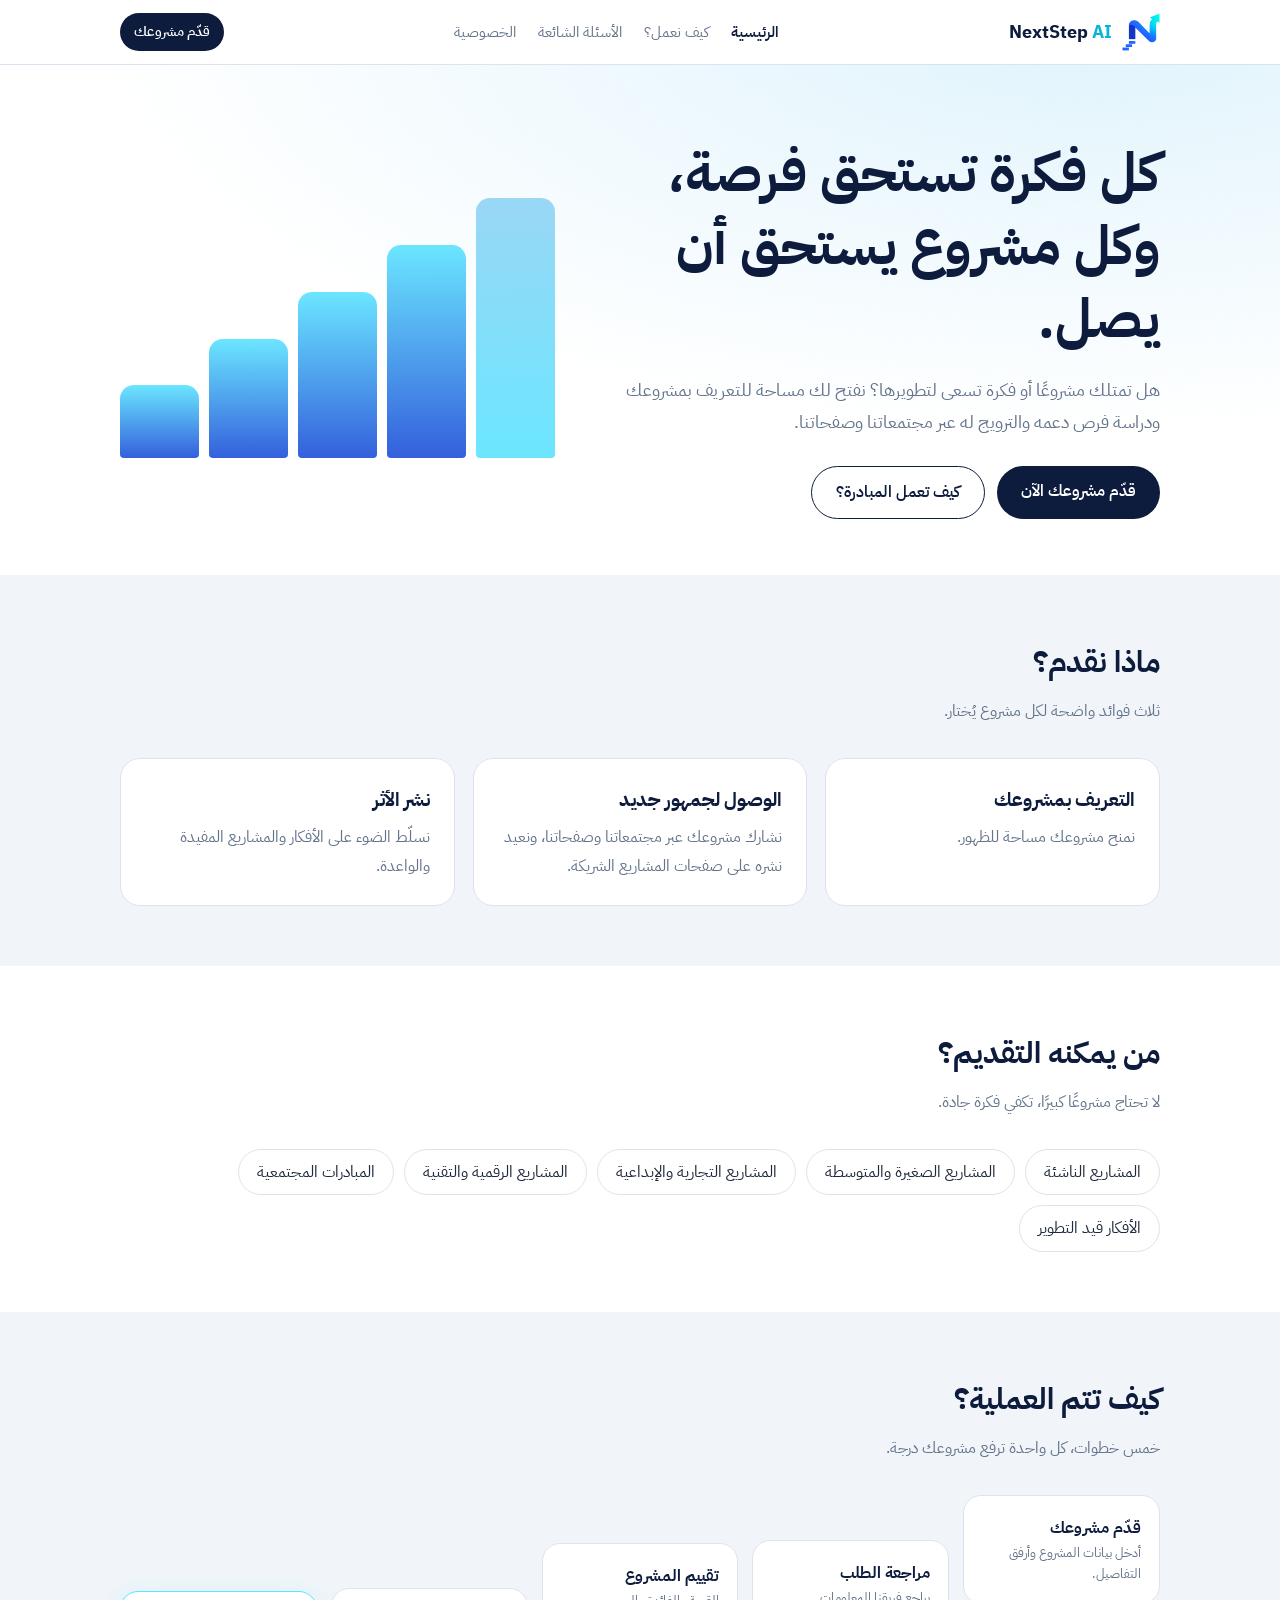
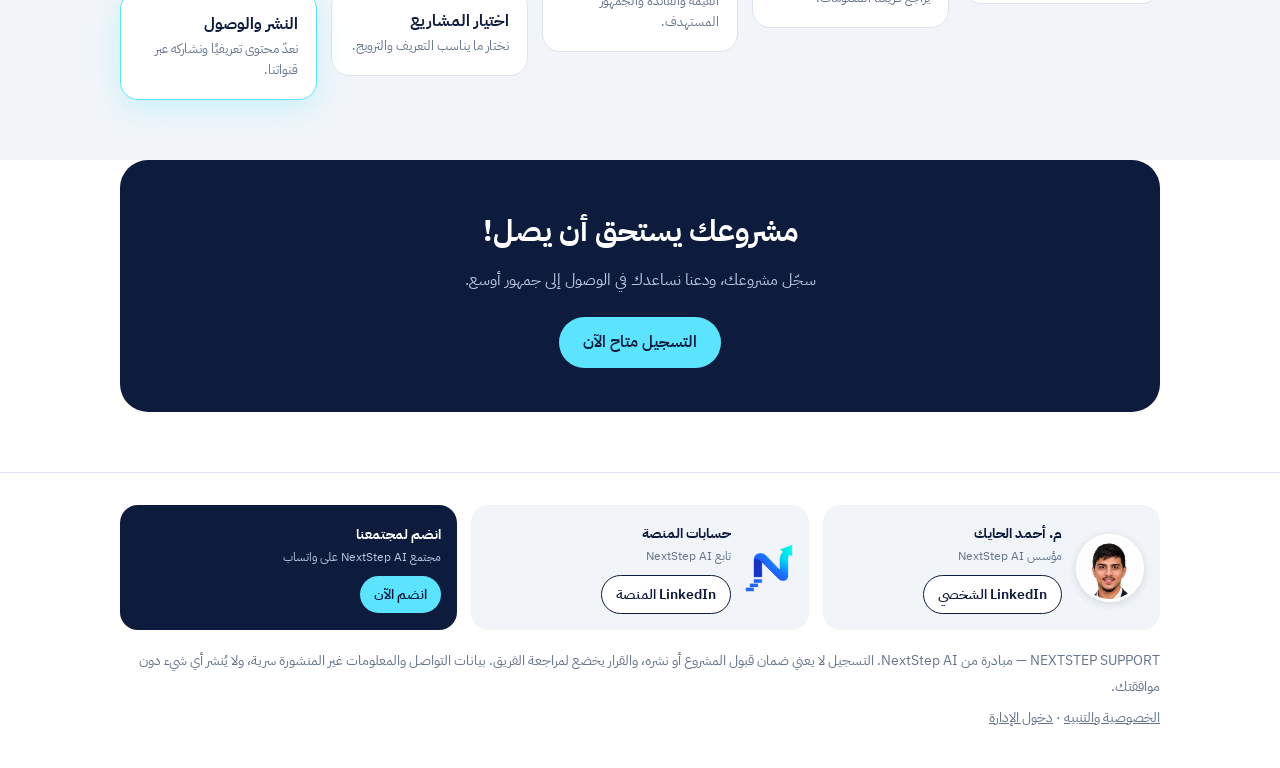
<file: index.html>
<!DOCTYPE html>
<html lang="ar" dir="rtl">
<head>
<meta charset="utf-8">
<meta name="viewport" content="width=device-width, initial-scale=1">
<title>مشروعك يستحق أن يصل — NEXTSTEP SUPPORT</title>
<meta name="description" content="مبادرة من NextStep AI لاستقبال المشاريع والأفكار ودراسة فرص دعمها والترويج لها عبر مجتمعاتنا.">
<meta name="theme-color" content="#0D1B3D">
<meta property="og:title" content="مشروعك يستحق أن يصل — NEXTSTEP SUPPORT"><meta property="og:description" content="مبادرة من NextStep AI لاستقبال المشاريع والأفكار ودراسة فرص دعمها والترويج لها عبر مجتمعاتنا."><meta property="og:image" content="assets/logo.png"><meta property="og:locale" content="ar_AR">
<link rel="icon" href="assets/logo.png">
<link rel="preconnect" href="https://fonts.googleapis.com">
<link href="https://fonts.googleapis.com/css2?family=IBM+Plex+Sans+Arabic:wght@400;500;600;700&display=swap" rel="stylesheet">
<link rel="stylesheet" href="css/style.css">
</head>
<body>
<header><div class="wrap nav"><a class="brand" href="index.html"><img src="assets/logo.png" alt="NextStep AI"><span>NextStep <b>AI</b></span></a><nav class="links"><a href="index.html" class="on">الرئيسية</a><a href="how.html">كيف نعمل؟</a><a href="faq.html">الأسئلة الشائعة</a><a href="privacy.html">الخصوصية</a></nav><a class="btn sm" href="apply.html">قدّم مشروعك</a></div></header>
<main><section class="hero"><div class="wrap"><div><h1>كل فكرة تستحق فرصة، وكل مشروع يستحق أن يصل.</h1>
<p>هل تمتلك مشروعًا أو فكرة تسعى لتطويرها؟ نفتح لك مساحة للتعريف بمشروعك ودراسة فرص دعمه والترويج له عبر مجتمعاتنا وصفحاتنا.</p>
<div class="cta"><a class="btn" href="apply.html">قدّم مشروعك الآن</a><a class="btn alt" href="how.html">كيف تعمل المبادرة؟</a></div></div>
<div class="stairs" aria-hidden="true"><i></i><i></i><i></i><i></i><i></i></div></div></section>
<section class="alt"><div class="wrap"><h2>ماذا نقدم؟</h2><p class="sub">ثلاث فوائد واضحة لكل مشروع يُختار.</p><div class="grid3">
<div class="card"><h3>التعريف بمشروعك</h3><p>نمنح مشروعك مساحة للظهور.</p></div>
<div class="card"><h3>الوصول لجمهور جديد</h3><p>نشارك مشروعك عبر مجتمعاتنا وصفحاتنا، ونعيد نشره على صفحات المشاريع الشريكة.</p></div>
<div class="card"><h3>نشر الأثر</h3><p>نسلّط الضوء على الأفكار والمشاريع المفيدة والواعدة.</p></div></div></div></section>
<section>
    <div class="wrap">
        <h2>من يمكنه التقديم؟</h2>
        <p class="sub">لا تحتاج مشروعًا كبيرًا، تكفي فكرة جادة.</p>

        <div class="chips">
            <span>المشاريع الناشئة</span>
            <span>المشاريع الصغيرة والمتوسطة</span>
            <span>المشاريع التجارية والإبداعية</span>
            <span>المشاريع الرقمية والتقنية</span>
            <span>المبادرات المجتمعية</span>
            <span>الأفكار قيد التطوير</span>
        </div>
    </div>
</section>
<section class="alt" id="how"><div class="wrap"><h2>كيف تتم العملية؟</h2><p class="sub">خمس خطوات، كل واحدة ترفع مشروعك درجة.</p><ol class="steps">
<li><b>قدّم مشروعك</b><small>أدخل بيانات المشروع وأرفق التفاصيل.</small></li>
<li><b>مراجعة الطلب</b><small>يراجع فريقنا المعلومات.</small></li>
<li><b>تقييم المشروع</b><small>القيمة والفائدة والجمهور المستهدف.</small></li>
<li><b>اختيار المشاريع</b><small>نختار ما يناسب التعريف والترويج.</small></li>
<li><b>النشر والوصول</b><small>نعدّ محتوى تعريفيًا ونشاركه عبر قنواتنا.</small></li></ol></div></section>
<section style="padding-top:0"><div class="wrap"><div class="band"><h2>مشروعك يستحق أن يصل!</h2><p>سجّل مشروعك، ودعنا نساعدك في الوصول إلى جمهور أوسع.</p><a class="btn" href="apply.html">التسجيل متاح الآن</a></div></div></section></main>
<footer><div class="wrap"><div class="fgrid">
<div class="fcard"><img class="ph" src="assets/founder.jpg" alt="م. أحمد الحايك"><div><b>م. أحمد الحايك</b><small>مؤسس NextStep AI</small><div class="fl"><a class="btn alt sm" href="https://www.linkedin.com/in/ahmedalhayek" target="_blank" rel="noopener">LinkedIn الشخصي</a></div></div></div>
<div class="fcard"><img class="lg" src="assets/logo.png" alt="NextStep AI"><div><b>حسابات المنصة</b><small>تابع NextStep AI</small><div class="fl"><a class="btn alt sm" href="https://www.linkedin.com/in/nextstep-ai" target="_blank" rel="noopener">LinkedIn المنصة</a></div></div></div>
<div class="fcard wa"><div><b>انضم لمجتمعنا</b><small>مجتمع NextStep AI على واتساب</small><div class="fl"><a class="btn sm" href="https://chat.whatsapp.com/FUKJyg2x6ToGWJq1hQ6iTa" target="_blank" rel="noopener">انضم الآن</a></div></div></div></div>
<p class="fn">NEXTSTEP SUPPORT — مبادرة من NextStep AI. التسجيل لا يعني ضمان قبول المشروع أو نشره، والقرار يخضع لمراجعة الفريق. بيانات التواصل والمعلومات غير المنشورة سرية، ولا يُنشر أي شيء دون موافقتك.</p>
<p class="fn"><a href="privacy.html">الخصوصية والتنبيه</a> · <a href="admin.html">دخول الإدارة</a></p></div></footer>
<div id="toast"></div>

</body>
</html>
</file>
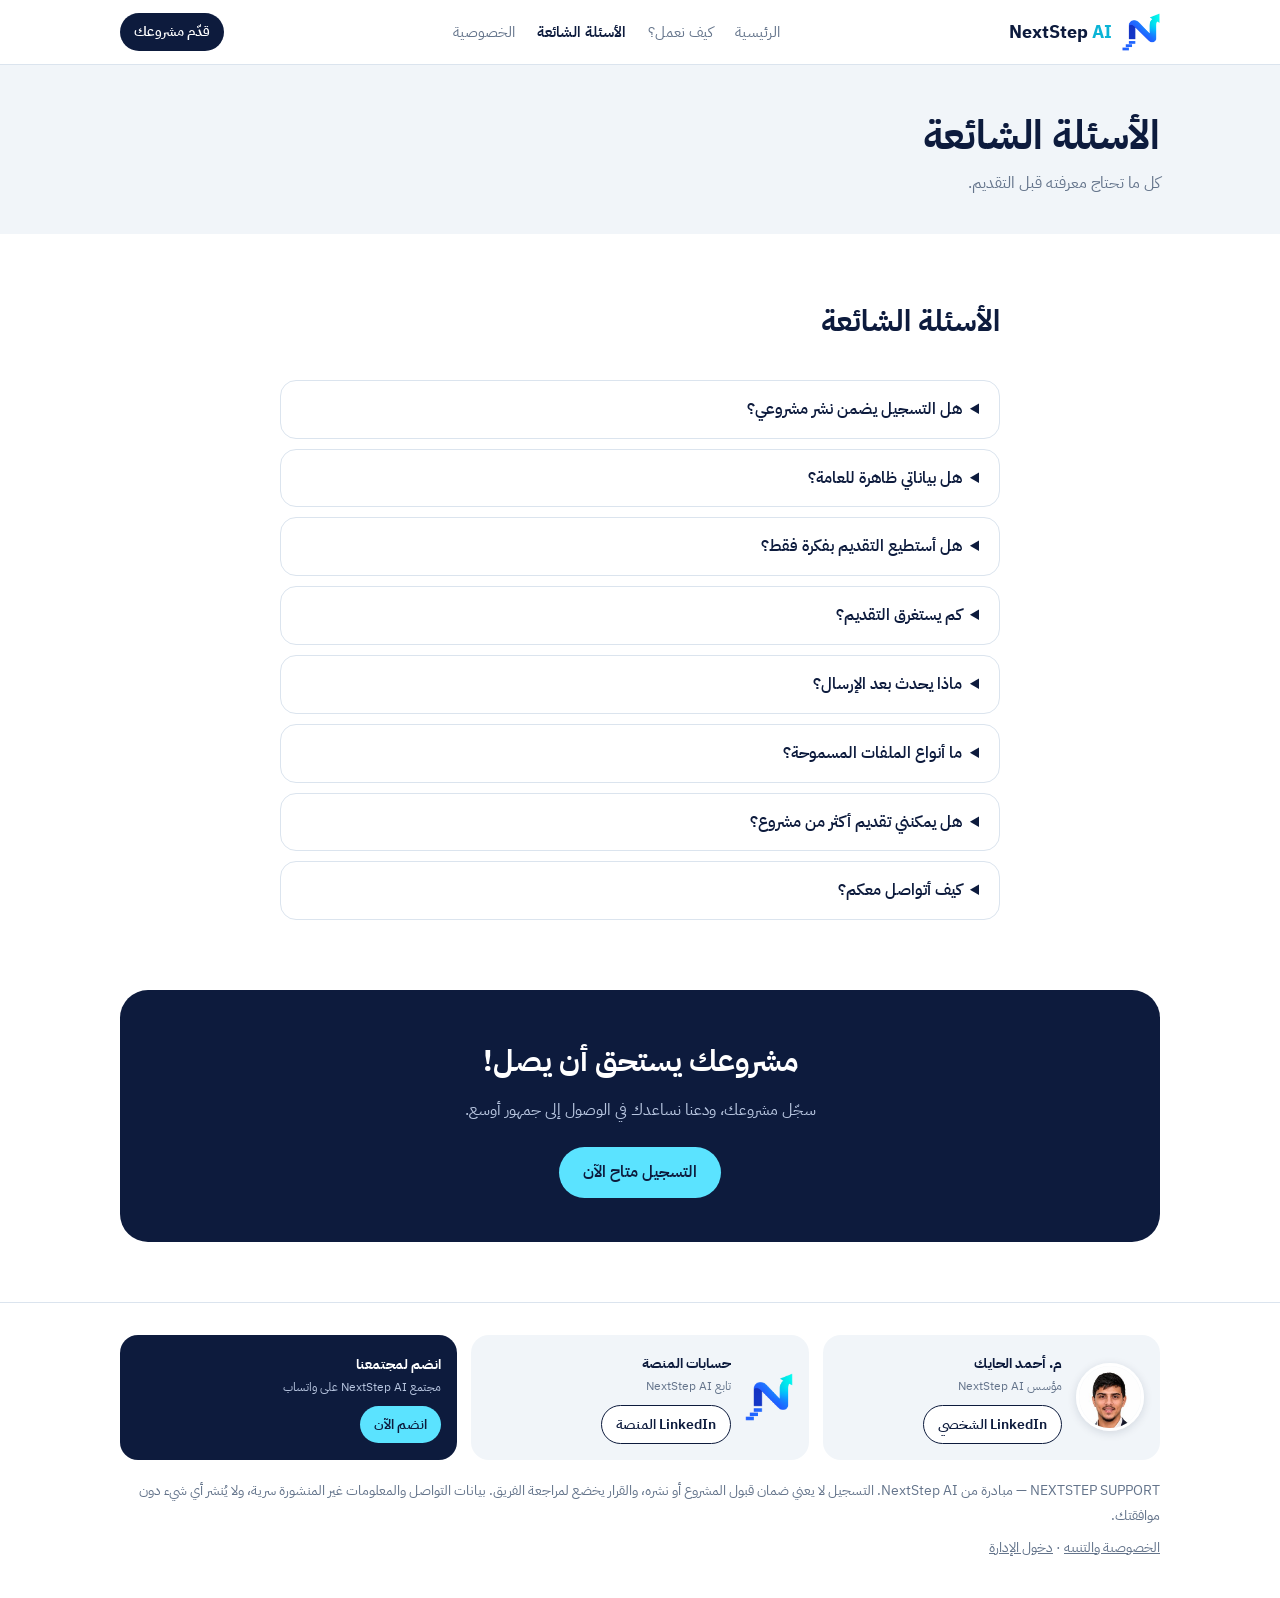
<file: faq.html>
<!DOCTYPE html>
<html lang="ar" dir="rtl">
<head>
<meta charset="utf-8">
<meta name="viewport" content="width=device-width, initial-scale=1">
<title>الأسئلة الشائعة — NEXTSTEP SUPPORT</title>
<meta name="description" content="إجابات عن أكثر الأسئلة شيوعًا حول التقديم والمراجعة والخصوصية.">
<meta name="theme-color" content="#0D1B3D">
<meta property="og:title" content="الأسئلة الشائعة — NEXTSTEP SUPPORT"><meta property="og:description" content="إجابات عن أكثر الأسئلة شيوعًا حول التقديم والمراجعة والخصوصية."><meta property="og:image" content="assets/logo.png"><meta property="og:locale" content="ar_AR">
<link rel="icon" href="assets/logo.png">
<link rel="preconnect" href="https://fonts.googleapis.com">
<link href="https://fonts.googleapis.com/css2?family=IBM+Plex+Sans+Arabic:wght@400;500;600;700&display=swap" rel="stylesheet">
<link rel="stylesheet" href="css/style.css">
</head>
<body>
<header><div class="wrap nav"><a class="brand" href="index.html"><img src="assets/logo.png" alt="NextStep AI"><span>NextStep <b>AI</b></span></a><nav class="links"><a href="index.html">الرئيسية</a><a href="how.html">كيف نعمل؟</a><a href="faq.html" class="on">الأسئلة الشائعة</a><a href="privacy.html">الخصوصية</a></nav><a class="btn sm" href="apply.html">قدّم مشروعك</a></div></header>
<main><section class="alt" style="padding:44px 0 36px"><div class="wrap"><h1 style="font-size:clamp(28px,4vw,40px);margin:0 0 6px">الأسئلة الشائعة</h1><p class="sub" style="margin:0">كل ما تحتاج معرفته قبل التقديم.</p></div></section><section id="faq"><div class="wrap" style="max-width:760px"><h2>الأسئلة الشائعة</h2><p class="sub"></p>
<details><summary>هل التسجيل يضمن نشر مشروعي؟</summary><p>لا. القرار يخضع لمراجعة فريق NextStep AI وتقييم المشروع.</p></details>
<details><summary>هل بياناتي ظاهرة للعامة؟</summary><p>لا. لا يرى بياناتك إلا فريق المراجعة، ولا ننشر شيئًا دون موافقتك الصريحة.</p></details>
<details><summary>هل أستطيع التقديم بفكرة فقط؟</summary><p>نعم. بعض الحقول اختيارية، مثل الإيرادات والإنجازات، حتى لا نستبعد المشاريع الناشئة.</p></details>
<details><summary>كم يستغرق التقديم؟</summary><p>نحو 10 دقائق، ويُحفظ تقدمك تلقائيًا فيمكنك العودة لاحقًا من نفس الجهاز.</p></details>
<details><summary>ماذا يحدث بعد الإرسال؟</summary><p>تحصل على رقم مرجعي، ثم يراجع الفريق طلبك ويتواصل معك إن احتجنا معلومات إضافية.</p></details><details><summary>ما أنواع الملفات المسموحة؟</summary><p>صور وPDF، حتى 5MB للملف الواحد وبحد أقصى 5 ملفات.</p></details><details><summary>هل يمكنني تقديم أكثر من مشروع؟</summary><p>نعم، بشرط أن يكون لكل مشروع اسم مختلف.</p></details><details><summary>كيف أتواصل معكم؟</summary><p>عبر مجتمعنا على واتساب أو حساباتنا على LinkedIn، والروابط في أسفل الصفحة.</p></details></div></section>
<section style="padding-top:0"><div class="wrap"><div class="band"><h2>مشروعك يستحق أن يصل!</h2><p>سجّل مشروعك، ودعنا نساعدك في الوصول إلى جمهور أوسع.</p><a class="btn" href="apply.html">التسجيل متاح الآن</a></div></div></section></main>
<footer><div class="wrap"><div class="fgrid">
<div class="fcard"><img class="ph" src="assets/founder.jpg" alt="م. أحمد الحايك"><div><b>م. أحمد الحايك</b><small>مؤسس NextStep AI</small><div class="fl"><a class="btn alt sm" href="https://www.linkedin.com/in/ahmedalhayek" target="_blank" rel="noopener">LinkedIn الشخصي</a></div></div></div>
<div class="fcard"><img class="lg" src="assets/logo.png" alt="NextStep AI"><div><b>حسابات المنصة</b><small>تابع NextStep AI</small><div class="fl"><a class="btn alt sm" href="https://www.linkedin.com/in/nextstep-ai" target="_blank" rel="noopener">LinkedIn المنصة</a></div></div></div>
<div class="fcard wa"><div><b>انضم لمجتمعنا</b><small>مجتمع NextStep AI على واتساب</small><div class="fl"><a class="btn sm" href="https://chat.whatsapp.com/FUKJyg2x6ToGWJq1hQ6iTa" target="_blank" rel="noopener">انضم الآن</a></div></div></div></div>
<p class="fn">NEXTSTEP SUPPORT — مبادرة من NextStep AI. التسجيل لا يعني ضمان قبول المشروع أو نشره، والقرار يخضع لمراجعة الفريق. بيانات التواصل والمعلومات غير المنشورة سرية، ولا يُنشر أي شيء دون موافقتك.</p>
<p class="fn"><a href="privacy.html">الخصوصية والتنبيه</a> · <a href="admin.html">دخول الإدارة</a></p></div></footer>
<div id="toast"></div>

</body>
</html>
</file>
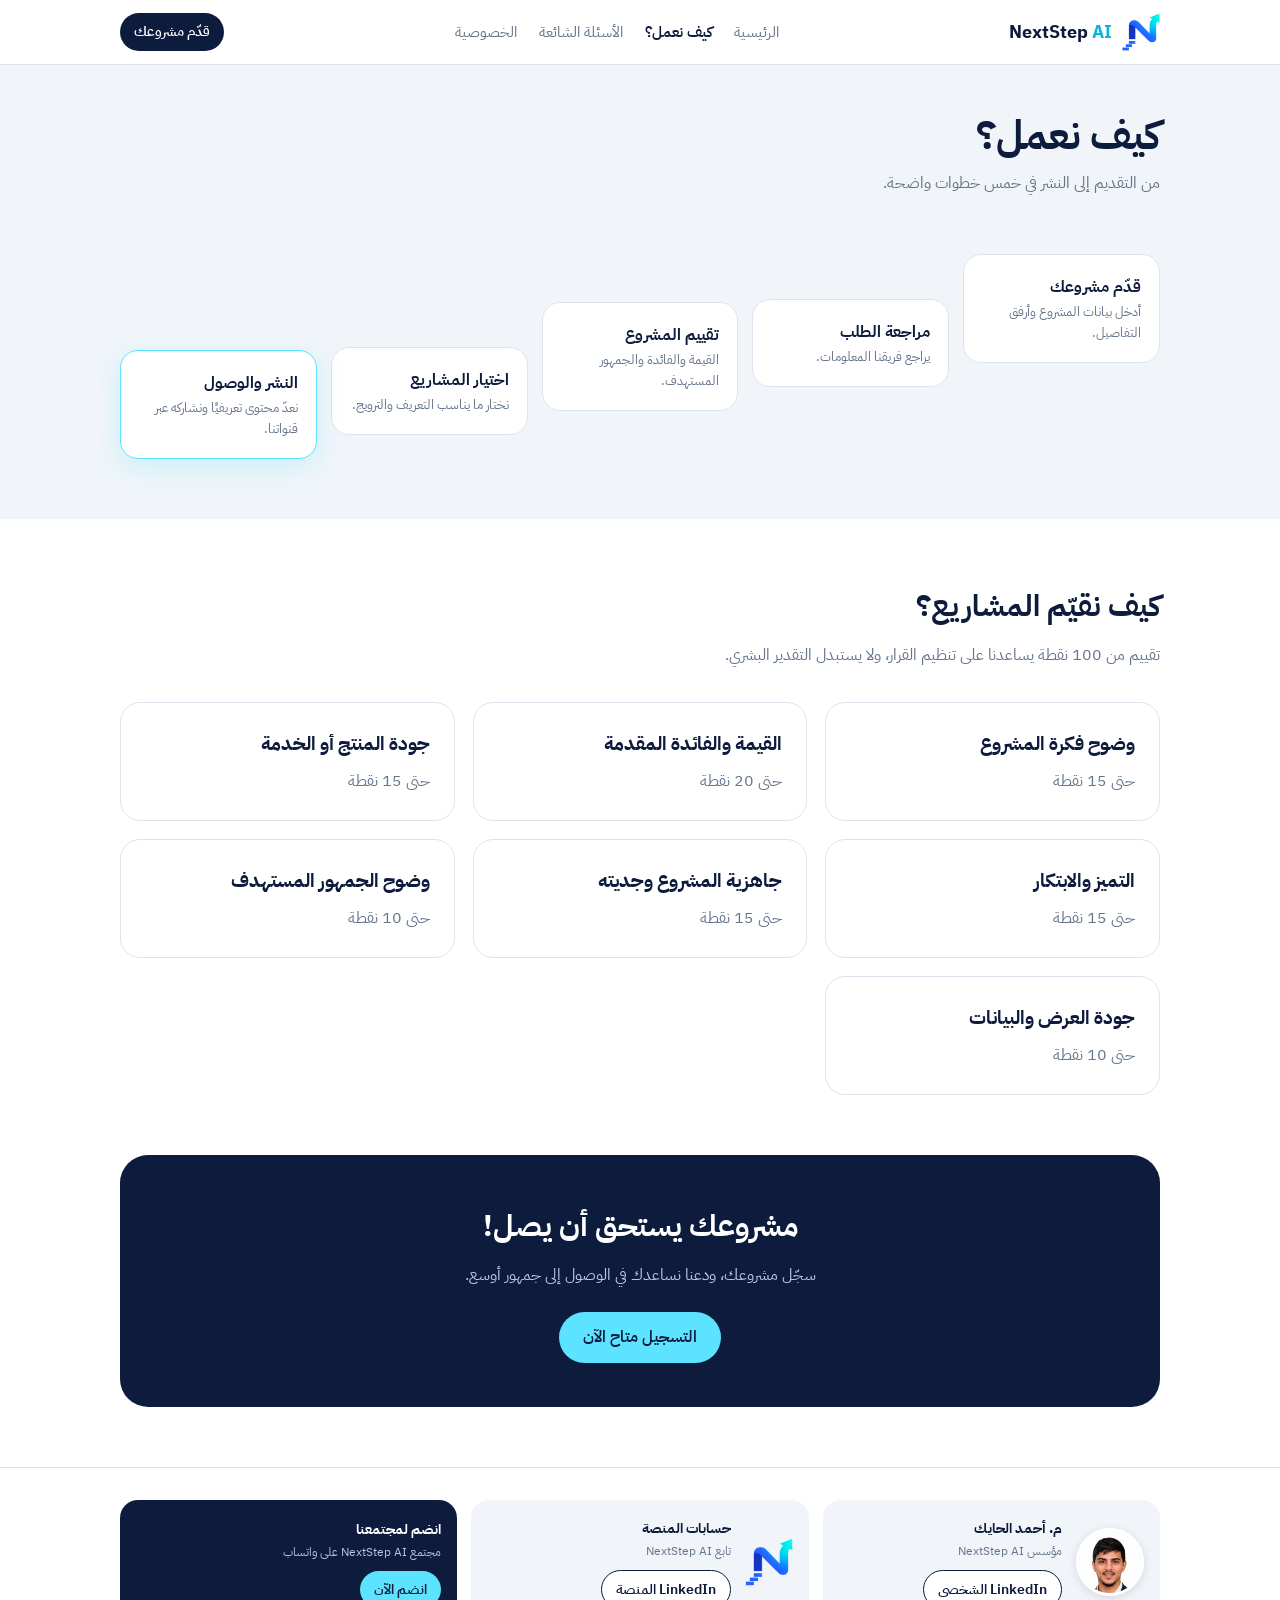
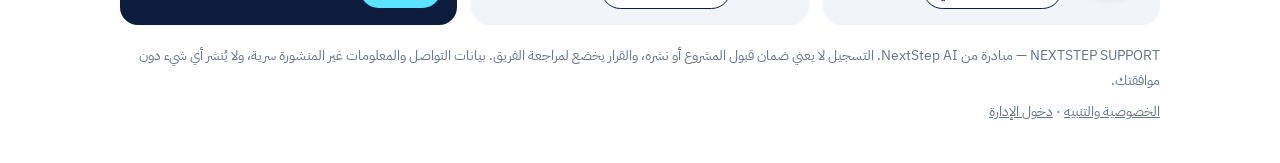
<file: how.html>
<!DOCTYPE html>
<html lang="ar" dir="rtl">
<head>
<meta charset="utf-8">
<meta name="viewport" content="width=device-width, initial-scale=1">
<title>كيف نعمل؟ — NEXTSTEP SUPPORT</title>
<meta name="description" content="خطوات التقديم والمراجعة والتقييم والنشر في مبادرة NEXTSTEP SUPPORT.">
<meta name="theme-color" content="#0D1B3D">
<meta property="og:title" content="كيف نعمل؟ — NEXTSTEP SUPPORT"><meta property="og:description" content="خطوات التقديم والمراجعة والتقييم والنشر في مبادرة NEXTSTEP SUPPORT."><meta property="og:image" content="assets/logo.png"><meta property="og:locale" content="ar_AR">
<link rel="icon" href="assets/logo.png">
<link rel="preconnect" href="https://fonts.googleapis.com">
<link href="https://fonts.googleapis.com/css2?family=IBM+Plex+Sans+Arabic:wght@400;500;600;700&display=swap" rel="stylesheet">
<link rel="stylesheet" href="css/style.css">
</head>
<body>
<header><div class="wrap nav"><a class="brand" href="index.html"><img src="assets/logo.png" alt="NextStep AI"><span>NextStep <b>AI</b></span></a><nav class="links"><a href="index.html">الرئيسية</a><a href="how.html" class="on">كيف نعمل؟</a><a href="faq.html">الأسئلة الشائعة</a><a href="privacy.html">الخصوصية</a></nav><a class="btn sm" href="apply.html">قدّم مشروعك</a></div></header>
<main><section class="alt" style="padding:44px 0 36px"><div class="wrap"><h1 style="font-size:clamp(28px,4vw,40px);margin:0 0 6px">كيف نعمل؟</h1><p class="sub" style="margin:0">من التقديم إلى النشر في خمس خطوات واضحة.</p></div></section><section class="alt" id="how" style="padding-top:20px"><div class="wrap"><ol class="steps">
<li><b>قدّم مشروعك</b><small>أدخل بيانات المشروع وأرفق التفاصيل.</small></li>
<li><b>مراجعة الطلب</b><small>يراجع فريقنا المعلومات.</small></li>
<li><b>تقييم المشروع</b><small>القيمة والفائدة والجمهور المستهدف.</small></li>
<li><b>اختيار المشاريع</b><small>نختار ما يناسب التعريف والترويج.</small></li>
<li><b>النشر والوصول</b><small>نعدّ محتوى تعريفيًا ونشاركه عبر قنواتنا.</small></li></ol></div></section>
<section><div class="wrap"><h2>كيف نقيّم المشاريع؟</h2><p class="sub">تقييم من 100 نقطة يساعدنا على تنظيم القرار، ولا يستبدل التقدير البشري.</p><div class="grid3"><div class="card"><h3>وضوح فكرة المشروع</h3><p>حتى 15 نقطة</p></div><div class="card"><h3>القيمة والفائدة المقدمة</h3><p>حتى 20 نقطة</p></div><div class="card"><h3>جودة المنتج أو الخدمة</h3><p>حتى 15 نقطة</p></div><div class="card"><h3>التميز والابتكار</h3><p>حتى 15 نقطة</p></div><div class="card"><h3>جاهزية المشروع وجديته</h3><p>حتى 15 نقطة</p></div><div class="card"><h3>وضوح الجمهور المستهدف</h3><p>حتى 10 نقطة</p></div><div class="card"><h3>جودة العرض والبيانات</h3><p>حتى 10 نقطة</p></div></div></div></section><section style="padding-top:0"><div class="wrap"><div class="band"><h2>مشروعك يستحق أن يصل!</h2><p>سجّل مشروعك، ودعنا نساعدك في الوصول إلى جمهور أوسع.</p><a class="btn" href="apply.html">التسجيل متاح الآن</a></div></div></section></main>
<footer><div class="wrap"><div class="fgrid">
<div class="fcard"><img class="ph" src="assets/founder.jpg" alt="م. أحمد الحايك"><div><b>م. أحمد الحايك</b><small>مؤسس NextStep AI</small><div class="fl"><a class="btn alt sm" href="https://www.linkedin.com/in/ahmedalhayek" target="_blank" rel="noopener">LinkedIn الشخصي</a></div></div></div>
<div class="fcard"><img class="lg" src="assets/logo.png" alt="NextStep AI"><div><b>حسابات المنصة</b><small>تابع NextStep AI</small><div class="fl"><a class="btn alt sm" href="https://www.linkedin.com/in/nextstep-ai" target="_blank" rel="noopener">LinkedIn المنصة</a></div></div></div>
<div class="fcard wa"><div><b>انضم لمجتمعنا</b><small>مجتمع NextStep AI على واتساب</small><div class="fl"><a class="btn sm" href="https://chat.whatsapp.com/FUKJyg2x6ToGWJq1hQ6iTa" target="_blank" rel="noopener">انضم الآن</a></div></div></div></div>
<p class="fn">NEXTSTEP SUPPORT — مبادرة من NextStep AI. التسجيل لا يعني ضمان قبول المشروع أو نشره، والقرار يخضع لمراجعة الفريق. بيانات التواصل والمعلومات غير المنشورة سرية، ولا يُنشر أي شيء دون موافقتك.</p>
<p class="fn"><a href="privacy.html">الخصوصية والتنبيه</a> · <a href="admin.html">دخول الإدارة</a></p></div></footer>
<div id="toast"></div>

</body>
</html>
</file>
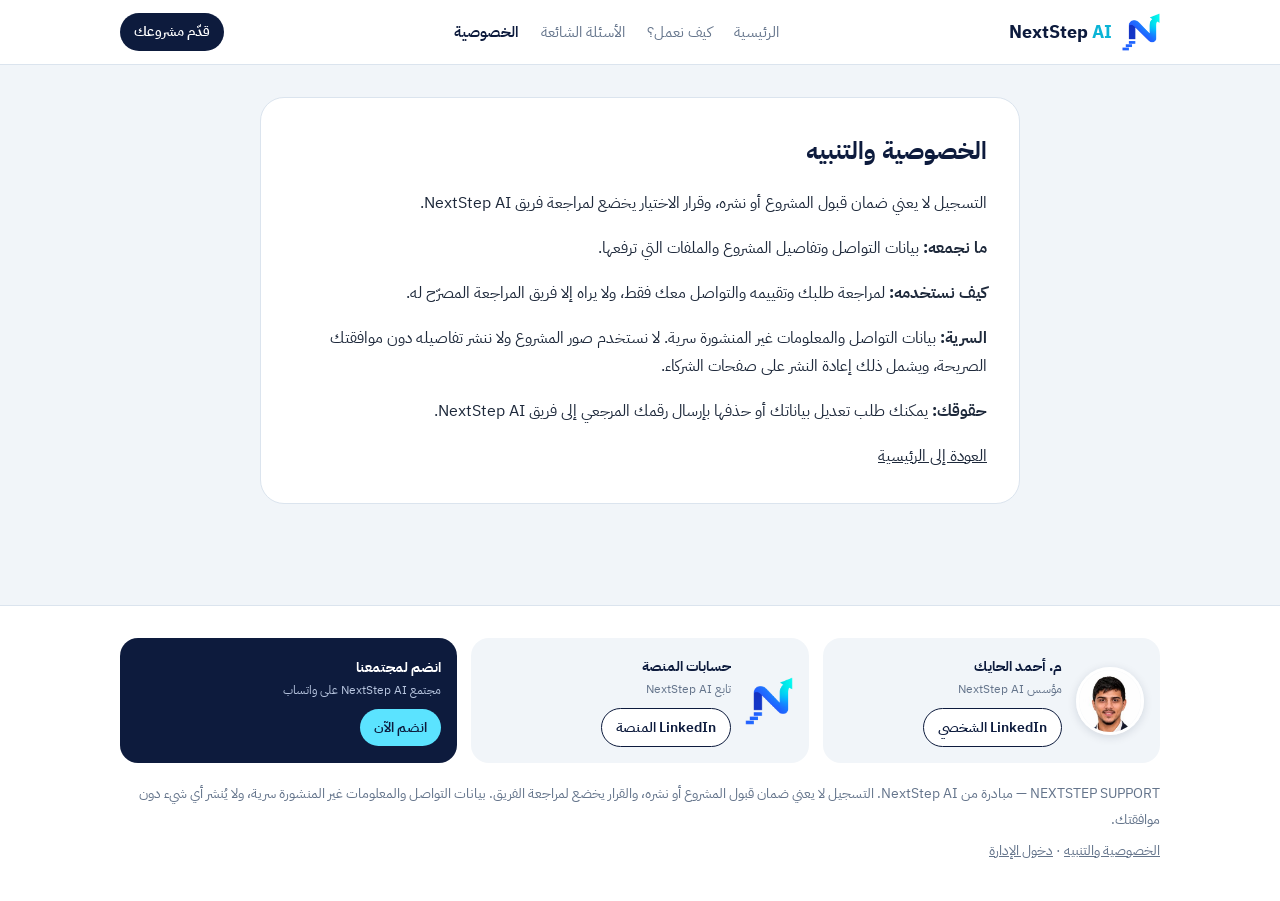
<file: privacy.html>
<!DOCTYPE html>
<html lang="ar" dir="rtl">
<head>
<meta charset="utf-8">
<meta name="viewport" content="width=device-width, initial-scale=1">
<title>الخصوصية والتنبيه — NEXTSTEP SUPPORT</title>
<meta name="description" content="سياسة الخصوصية وشروط استقبال المشاريع في NEXTSTEP SUPPORT.">
<meta name="theme-color" content="#0D1B3D">
<meta property="og:title" content="الخصوصية والتنبيه — NEXTSTEP SUPPORT"><meta property="og:description" content="سياسة الخصوصية وشروط استقبال المشاريع في NEXTSTEP SUPPORT."><meta property="og:image" content="assets/logo.png"><meta property="og:locale" content="ar_AR">
<link rel="icon" href="assets/logo.png">
<link rel="preconnect" href="https://fonts.googleapis.com">
<link href="https://fonts.googleapis.com/css2?family=IBM+Plex+Sans+Arabic:wght@400;500;600;700&display=swap" rel="stylesheet">
<link rel="stylesheet" href="css/style.css">
</head>
<body>
<header><div class="wrap nav"><a class="brand" href="index.html"><img src="assets/logo.png" alt="NextStep AI"><span>NextStep <b>AI</b></span></a><nav class="links"><a href="index.html">الرئيسية</a><a href="how.html">كيف نعمل؟</a><a href="faq.html">الأسئلة الشائعة</a><a href="privacy.html" class="on">الخصوصية</a></nav><a class="btn sm" href="apply.html">قدّم مشروعك</a></div></header>
<main><div class="page"><div class="panel"><h2>الخصوصية والتنبيه</h2>
<p>التسجيل لا يعني ضمان قبول المشروع أو نشره، وقرار الاختيار يخضع لمراجعة فريق NextStep AI.</p>
<p><b>ما نجمعه:</b> بيانات التواصل وتفاصيل المشروع والملفات التي ترفعها.</p>
<p><b>كيف نستخدمه:</b> لمراجعة طلبك وتقييمه والتواصل معك فقط، ولا يراه إلا فريق المراجعة المصرّح له.</p>
<p><b>السرية:</b> بيانات التواصل والمعلومات غير المنشورة سرية. لا نستخدم صور المشروع ولا ننشر تفاصيله دون موافقتك الصريحة، ويشمل ذلك إعادة النشر على صفحات الشركاء.</p>
<p><b>حقوقك:</b> يمكنك طلب تعديل بياناتك أو حذفها بإرسال رقمك المرجعي إلى فريق NextStep AI.</p><a href="index.html">العودة إلى الرئيسية</a></div></div></main>
<footer><div class="wrap"><div class="fgrid">
<div class="fcard"><img class="ph" src="assets/founder.jpg" alt="م. أحمد الحايك"><div><b>م. أحمد الحايك</b><small>مؤسس NextStep AI</small><div class="fl"><a class="btn alt sm" href="https://www.linkedin.com/in/ahmedalhayek" target="_blank" rel="noopener">LinkedIn الشخصي</a></div></div></div>
<div class="fcard"><img class="lg" src="assets/logo.png" alt="NextStep AI"><div><b>حسابات المنصة</b><small>تابع NextStep AI</small><div class="fl"><a class="btn alt sm" href="https://www.linkedin.com/in/nextstep-ai" target="_blank" rel="noopener">LinkedIn المنصة</a></div></div></div>
<div class="fcard wa"><div><b>انضم لمجتمعنا</b><small>مجتمع NextStep AI على واتساب</small><div class="fl"><a class="btn sm" href="https://chat.whatsapp.com/FUKJyg2x6ToGWJq1hQ6iTa" target="_blank" rel="noopener">انضم الآن</a></div></div></div></div>
<p class="fn">NEXTSTEP SUPPORT — مبادرة من NextStep AI. التسجيل لا يعني ضمان قبول المشروع أو نشره، والقرار يخضع لمراجعة الفريق. بيانات التواصل والمعلومات غير المنشورة سرية، ولا يُنشر أي شيء دون موافقتك.</p>
<p class="fn"><a href="privacy.html">الخصوصية والتنبيه</a> · <a href="admin.html">دخول الإدارة</a></p></div></footer>
<div id="toast"></div>

</body>
</html>
</file>
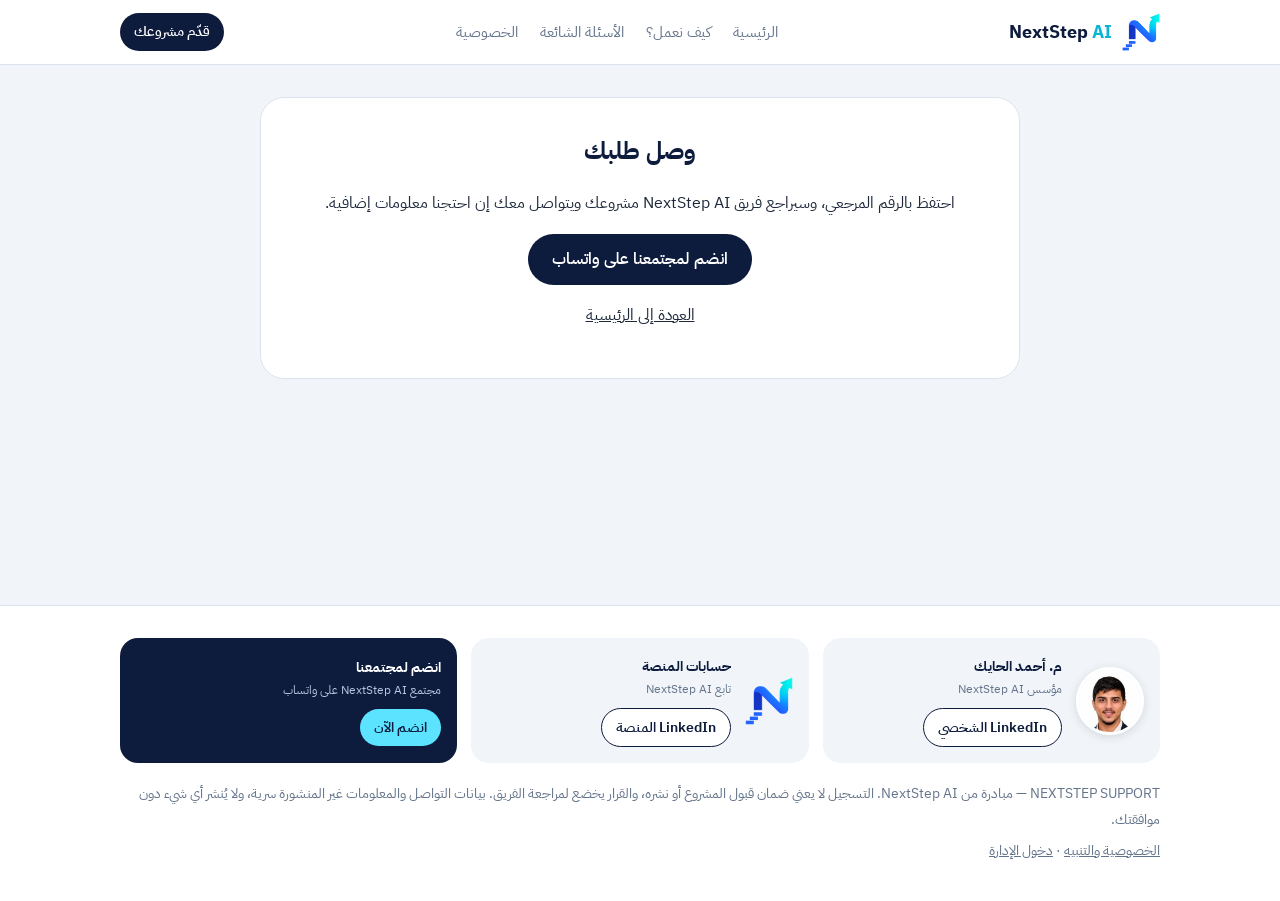
<file: success.html>
<!DOCTYPE html>
<html lang="ar" dir="rtl">
<head>
<meta charset="utf-8">
<meta name="viewport" content="width=device-width, initial-scale=1">
<title>تم استلام طلبك — NEXTSTEP SUPPORT</title>
<meta name="description" content="تم استلام طلب تسجيل مشروعك.">
<meta name="theme-color" content="#0D1B3D">
<meta property="og:title" content="تم استلام طلبك — NEXTSTEP SUPPORT"><meta property="og:description" content="تم استلام طلب تسجيل مشروعك."><meta property="og:image" content="assets/logo.png"><meta property="og:locale" content="ar_AR">
<meta name="robots" content="noindex,nofollow">
<link rel="icon" href="assets/logo.png">
<link rel="preconnect" href="https://fonts.googleapis.com">
<link href="https://fonts.googleapis.com/css2?family=IBM+Plex+Sans+Arabic:wght@400;500;600;700&display=swap" rel="stylesheet">
<link rel="stylesheet" href="css/style.css">
</head>
<body>
<header><div class="wrap nav"><a class="brand" href="index.html"><img src="assets/logo.png" alt="NextStep AI"><span>NextStep <b>AI</b></span></a><nav class="links"><a href="index.html">الرئيسية</a><a href="how.html">كيف نعمل؟</a><a href="faq.html">الأسئلة الشائعة</a><a href="privacy.html">الخصوصية</a></nav><a class="btn sm" href="apply.html">قدّم مشروعك</a></div></header>
<main id="app"></main>
<footer><div class="wrap"><div class="fgrid">
<div class="fcard"><img class="ph" src="assets/founder.jpg" alt="م. أحمد الحايك"><div><b>م. أحمد الحايك</b><small>مؤسس NextStep AI</small><div class="fl"><a class="btn alt sm" href="https://www.linkedin.com/in/ahmedalhayek" target="_blank" rel="noopener">LinkedIn الشخصي</a></div></div></div>
<div class="fcard"><img class="lg" src="assets/logo.png" alt="NextStep AI"><div><b>حسابات المنصة</b><small>تابع NextStep AI</small><div class="fl"><a class="btn alt sm" href="https://www.linkedin.com/in/nextstep-ai" target="_blank" rel="noopener">LinkedIn المنصة</a></div></div></div>
<div class="fcard wa"><div><b>انضم لمجتمعنا</b><small>مجتمع NextStep AI على واتساب</small><div class="fl"><a class="btn sm" href="https://chat.whatsapp.com/FUKJyg2x6ToGWJq1hQ6iTa" target="_blank" rel="noopener">انضم الآن</a></div></div></div></div>
<p class="fn">NEXTSTEP SUPPORT — مبادرة من NextStep AI. التسجيل لا يعني ضمان قبول المشروع أو نشره، والقرار يخضع لمراجعة الفريق. بيانات التواصل والمعلومات غير المنشورة سرية، ولا يُنشر أي شيء دون موافقتك.</p>
<p class="fn"><a href="privacy.html">الخصوصية والتنبيه</a> · <a href="admin.html">دخول الإدارة</a></p></div></footer>
<div id="toast"></div>
<script src="js/config.js"></script><script src="js/common.js"></script><script src="js/success.js"></script>
</body>
</html>
</file>
<file: css/style.css>
:root{--navy:#0D1B3D;--sky:#8FD3F4;--cyan:#5BE3FF;--bg:#F1F5F9;--ink:#1e293b;--mut:#64748b;--line:#dbe4ee;--err:#c62828;--ok:#0a8f5b}
*{box-sizing:border-box}html{scroll-behavior:smooth;overflow-x:clip}
body{margin:0;font-family:'IBM Plex Sans Arabic',Tahoma,sans-serif;color:var(--ink);background:#fff;line-height:1.8}
a{color:inherit}.wrap{max-width:1080px;margin:auto;padding:0 20px}
header{position:sticky;top:0;z-index:5;background:#ffffffee;backdrop-filter:blur(8px);border-bottom:1px solid var(--line)}
.nav{display:flex;align-items:center;justify-content:space-between;height:64px}
.brand{display:flex;align-items:center;gap:10px;font-weight:700;color:var(--navy);text-decoration:none;font-size:18px}
.brand svg{width:34px;height:34px}.brand b{color:#0ab4d6}
.links{display:flex;gap:22px;font-size:15px}.links a{text-decoration:none;color:var(--mut)}.links a:hover{color:var(--navy)}
.btn{display:inline-block;border:0;cursor:pointer;font:inherit;font-weight:600;padding:11px 24px;border-radius:999px;background:var(--navy);color:#fff;text-decoration:none;transition:.2s}
.btn:hover{background:#16306b}.btn.alt{background:#fff;color:var(--navy);border:1.5px solid var(--navy)}.btn.alt:hover{background:var(--bg)}
.btn.sm{padding:6px 14px;font-size:14px}.btn:disabled{opacity:.5;cursor:wait}
:focus-visible{outline:3px solid var(--cyan);outline-offset:2px}
.hero{padding:72px 0 56px;background:radial-gradient(1000px 420px at 85% -10%,#dff3fc,transparent),#fff}
.hero .wrap{display:grid;grid-template-columns:1.3fr 1fr;gap:40px;align-items:center}
h1{font-size:clamp(32px,5vw,54px);line-height:1.35;margin:0 0 18px;color:var(--navy)}
.hero p{font-size:18px;color:var(--mut);max-width:34em;margin:0 0 28px}.cta{display:flex;gap:12px;flex-wrap:wrap}
.stairs{display:flex;align-items:flex-end;gap:10px;height:260px;direction:ltr}
.stairs i{flex:1;border-radius:14px 14px 4px 4px;background:linear-gradient(180deg,var(--cyan),#1D4ED8);opacity:.9}
.stairs i:nth-child(1){height:28%}.stairs i:nth-child(2){height:46%}.stairs i:nth-child(3){height:64%}.stairs i:nth-child(4){height:82%}.stairs i:nth-child(5){height:100%;background:linear-gradient(180deg,var(--sky),var(--cyan))}
section{padding:60px 0}section.alt{background:var(--bg)}
h2{font-size:30px;color:var(--navy);margin:0 0 8px}.sub{color:var(--mut);margin:0 0 32px}
.grid3{display:grid;grid-template-columns:repeat(3,1fr);gap:18px}
.card{background:#fff;border:1px solid var(--line);border-radius:20px;padding:24px}
.card h3{margin:0 0 6px;color:var(--navy);font-size:19px}.card p{margin:0;color:var(--mut)}
.chips{display:flex;flex-wrap:wrap;gap:10px}.chips span{background:#fff;border:1px solid var(--line);border-radius:999px;padding:8px 18px}
.steps{list-style:none;margin:0;padding:0;display:grid;grid-template-columns:repeat(5,1fr);gap:14px;align-items:end}
.steps li{background:#fff;border:1px solid var(--line);border-radius:18px;padding:18px}
.steps li:nth-child(1){margin-bottom:96px}.steps li:nth-child(2){margin-bottom:72px}.steps li:nth-child(3){margin-bottom:48px}.steps li:nth-child(4){margin-bottom:24px}
.steps li:nth-child(5){border-color:var(--cyan);box-shadow:0 8px 28px #5be3ff44}
.steps b{display:block;color:var(--navy)}.steps small{color:var(--mut);line-height:1.6;display:block}
details{background:#fff;border:1px solid var(--line);border-radius:16px;padding:14px 20px;margin-bottom:10px}
summary{cursor:pointer;font-weight:600;color:var(--navy)}details p{margin:8px 0 0;color:var(--mut)}
.band{background:var(--navy);color:#fff;border-radius:28px;padding:44px;text-align:center}
.band h2{color:#fff}.band p{color:#b8c6e0;margin:0 0 22px}.band .btn{background:var(--cyan);color:var(--navy)}
footer{padding:32px 0;color:var(--mut);font-size:14px;border-top:1px solid var(--line)}
/* form */
.page{padding:32px 14px 56px;min-height:60vh;background:var(--bg);position:relative}
.panel{background:#fff;border:1px solid var(--line);border-radius:24px;padding:32px;max-width:760px;margin:auto}
.prog{display:flex;align-items:flex-end;gap:6px;height:44px;margin-bottom:8px;direction:rtl}
.prog i{flex:1;border-radius:6px 6px 2px 2px;background:var(--line);transition:.3s}
.prog i.on{background:linear-gradient(180deg,var(--cyan),#1D4ED8)}
.pl{color:var(--mut);font-size:14px;margin-bottom:18px}
.panel h2{font-size:24px}
.fld{margin-bottom:18px}.fld label{display:block;font-weight:600;margin-bottom:6px;font-size:15px}
.fld small{color:var(--mut);font-weight:400}
input[type=text],input[type=email],input[type=tel],input[type=url],input[type=password],select,textarea{width:100%;font:inherit;padding:11px 14px;border:1.5px solid var(--line);border-radius:12px;background:#fff;color:var(--ink)}
textarea{min-height:110px;resize:vertical}input:focus,select:focus,textarea:focus{border-color:var(--cyan);outline:none;box-shadow:0 0 0 3px #5be3ff44}
.fld.bad input,.fld.bad select,.fld.bad textarea{border-color:var(--err)}.msg{color:var(--err);font-size:13px;margin-top:4px}
.chk{display:flex;gap:10px;align-items:flex-start;font-size:15px}.chk input{margin-top:7px;width:18px;height:18px;accent-color:var(--navy)}
.nav2{display:flex;justify-content:space-between;margin-top:26px}
.hp{position:absolute;top:0;right:0;width:0;height:0;opacity:0;overflow:hidden;pointer-events:none;border:0;padding:0}
.note{background:#fff7e0;border:1px solid #f1d98a;border-radius:12px;padding:12px 16px;margin-bottom:18px;font-size:14px}
.refbox{font-size:32px;font-weight:700;color:var(--navy);letter-spacing:2px;direction:ltr;background:var(--bg);border-radius:16px;padding:16px;text-align:center;margin:18px 0}
/* admin */
.bar{display:flex;gap:10px;flex-wrap:wrap;margin-bottom:16px}.bar input,.bar select{width:auto;flex:1;min-width:140px}
.tw{overflow-x:auto;background:#fff;border:1px solid var(--line);border-radius:18px}
table{width:100%;border-collapse:collapse;font-size:14px;min-width:720px}
th,td{padding:12px 14px;text-align:right;border-bottom:1px solid var(--line)}th{background:#f8fafc;color:var(--mut);font-weight:600}
tbody tr{cursor:pointer}tbody tr:hover{background:#f4faff}
.st{padding:3px 12px;border-radius:999px;font-size:13px;background:var(--bg);white-space:nowrap}
.st.new{background:#e0f2fe;color:#075985}.st.approved,.st.published,.st.accepted{background:#dcfce7;color:#166534}.st.declined{background:#fee2e2;color:#991b1b}.st.info{background:#fef3c7;color:#92400e}
dialog{border:0;border-radius:24px;padding:0;width:min(860px,94vw);max-height:92vh;box-shadow:0 30px 80px #0d1b3d55}
dialog::backdrop{background:#0d1b3d88}.dh{display:flex;justify-content:space-between;align-items:center;padding:18px 26px;border-bottom:1px solid var(--line);position:sticky;top:0;background:#fff}
.db{padding:22px 26px}.qa{display:grid;grid-template-columns:200px 1fr;gap:6px 16px;margin-bottom:22px}.qa dt{color:var(--mut);font-size:14px}.qa dd{margin:0;white-space:pre-wrap;word-break:break-word}
.sc{display:grid;grid-template-columns:1fr 90px;gap:8px 12px;align-items:center}.sc input{padding:6px 10px}
.tot{font-size:22px;font-weight:700;color:var(--navy);margin:8px 0 18px}
.two{display:grid;grid-template-columns:1fr 1fr;gap:14px}
#toast{position:fixed;bottom:22px;left:50%;transform:translateX(-50%);background:var(--navy);color:#fff;padding:12px 22px;border-radius:999px;display:none;z-index:20}
@media(max-width:820px){.hero .wrap,.grid3,.two{grid-template-columns:1fr}.stairs{height:140px}.steps{grid-template-columns:1fr}.steps li{margin-bottom:0!important}.links{display:none}.qa{grid-template-columns:1fr}.panel{padding:22px}}
.stats{display:grid;grid-template-columns:repeat(6,1fr);gap:10px;margin-bottom:16px}.stats .card{padding:12px 16px;border-radius:16px}.stats small{color:var(--mut)}.stats b{display:block;font-size:24px;color:var(--navy)}
@media(max-width:820px){.stats{grid-template-columns:repeat(3,1fr)}}
.fgrid{display:grid;grid-template-columns:repeat(3,1fr);gap:14px;margin-bottom:18px}.fcard{display:flex;gap:14px;align-items:center;background:var(--bg);border-radius:18px;padding:16px}.fcard b{display:block;color:var(--navy)}.fcard small{display:block;color:var(--mut)}.fcard .ph{width:68px;height:68px;border-radius:50%;object-fit:cover;object-position:top;border:3px solid #fff;box-shadow:0 2px 10px #0d1b3d22}.fcard .lg{height:48px;width:auto}.fcard.wa{background:var(--navy)}.fcard.wa b{color:#fff}.fcard.wa small{color:#b8c6e0}.fcard.wa .btn{background:var(--cyan);color:var(--navy)}.fl{margin-top:8px}.fn{margin:6px 0}
.brand img{height:38px;width:auto}
.ah{display:flex;justify-content:space-between;align-items:center;gap:12px;flex-wrap:wrap;margin-bottom:16px}.ahb{display:flex;gap:8px;flex-wrap:wrap}
button.sc2{font:inherit;text-align:right;cursor:pointer;transition:.2s}button.sc2:hover,button.sc2.on{border-color:var(--cyan);box-shadow:0 4px 14px #5be3ff33}button.sc2.on{background:#f0fbff}
.st.review{background:#ede9fe;color:#5b21b6}
.db h4{margin:22px 0 8px;color:var(--navy);padding-bottom:6px;border-bottom:1px solid var(--line)}.cts{display:flex;gap:8px;flex-wrap:wrap;align-items:center}
.rv{background:var(--bg);border-radius:18px;padding:20px;margin-top:22px}.sc{grid-template-columns:1fr 160px 36px}.sc input[type=range]{padding:0;accent-color:var(--navy)}.sc output{font-weight:700;color:var(--navy);text-align:center}
.meter{height:10px;border-radius:99px;background:#fff;margin-bottom:18px;overflow:hidden}.meter i{display:block;height:100%;width:0;background:linear-gradient(90deg,var(--cyan),#1D4ED8);transition:.3s}
.sbar{position:sticky;bottom:0;background:#fff;border-top:1px solid var(--line);padding:14px 26px;display:flex;gap:10px;flex-wrap:wrap}
@media(max-width:820px){.fgrid{grid-template-columns:1fr}.sc{grid-template-columns:1fr 36px}.sc label{grid-column:1/-1}.sc input[type=range]{width:100%}}
@media(max-width:820px){.dh{flex-direction:column;align-items:stretch;gap:8px;padding:14px 18px}.dh .ahb{flex-wrap:nowrap}.dh .ahb .btn{flex:1;padding:6px 8px}.db{padding:16px 18px}.sbar{padding:10px 18px;flex-wrap:nowrap}.sbar .btn{flex:1;padding:10px 8px;font-size:14px}}
@media(prefers-reduced-motion:reduce){*{transition:none!important}html{scroll-behavior:auto}}
.links a.on{color:var(--navy);font-weight:600}
@media(max-width:820px){.nav{flex-wrap:wrap;height:auto;padding-top:8px;padding-bottom:4px;row-gap:4px}.links{display:flex;order:3;width:100%;overflow-x:auto;gap:18px;padding-bottom:6px;white-space:nowrap}}
</file>
